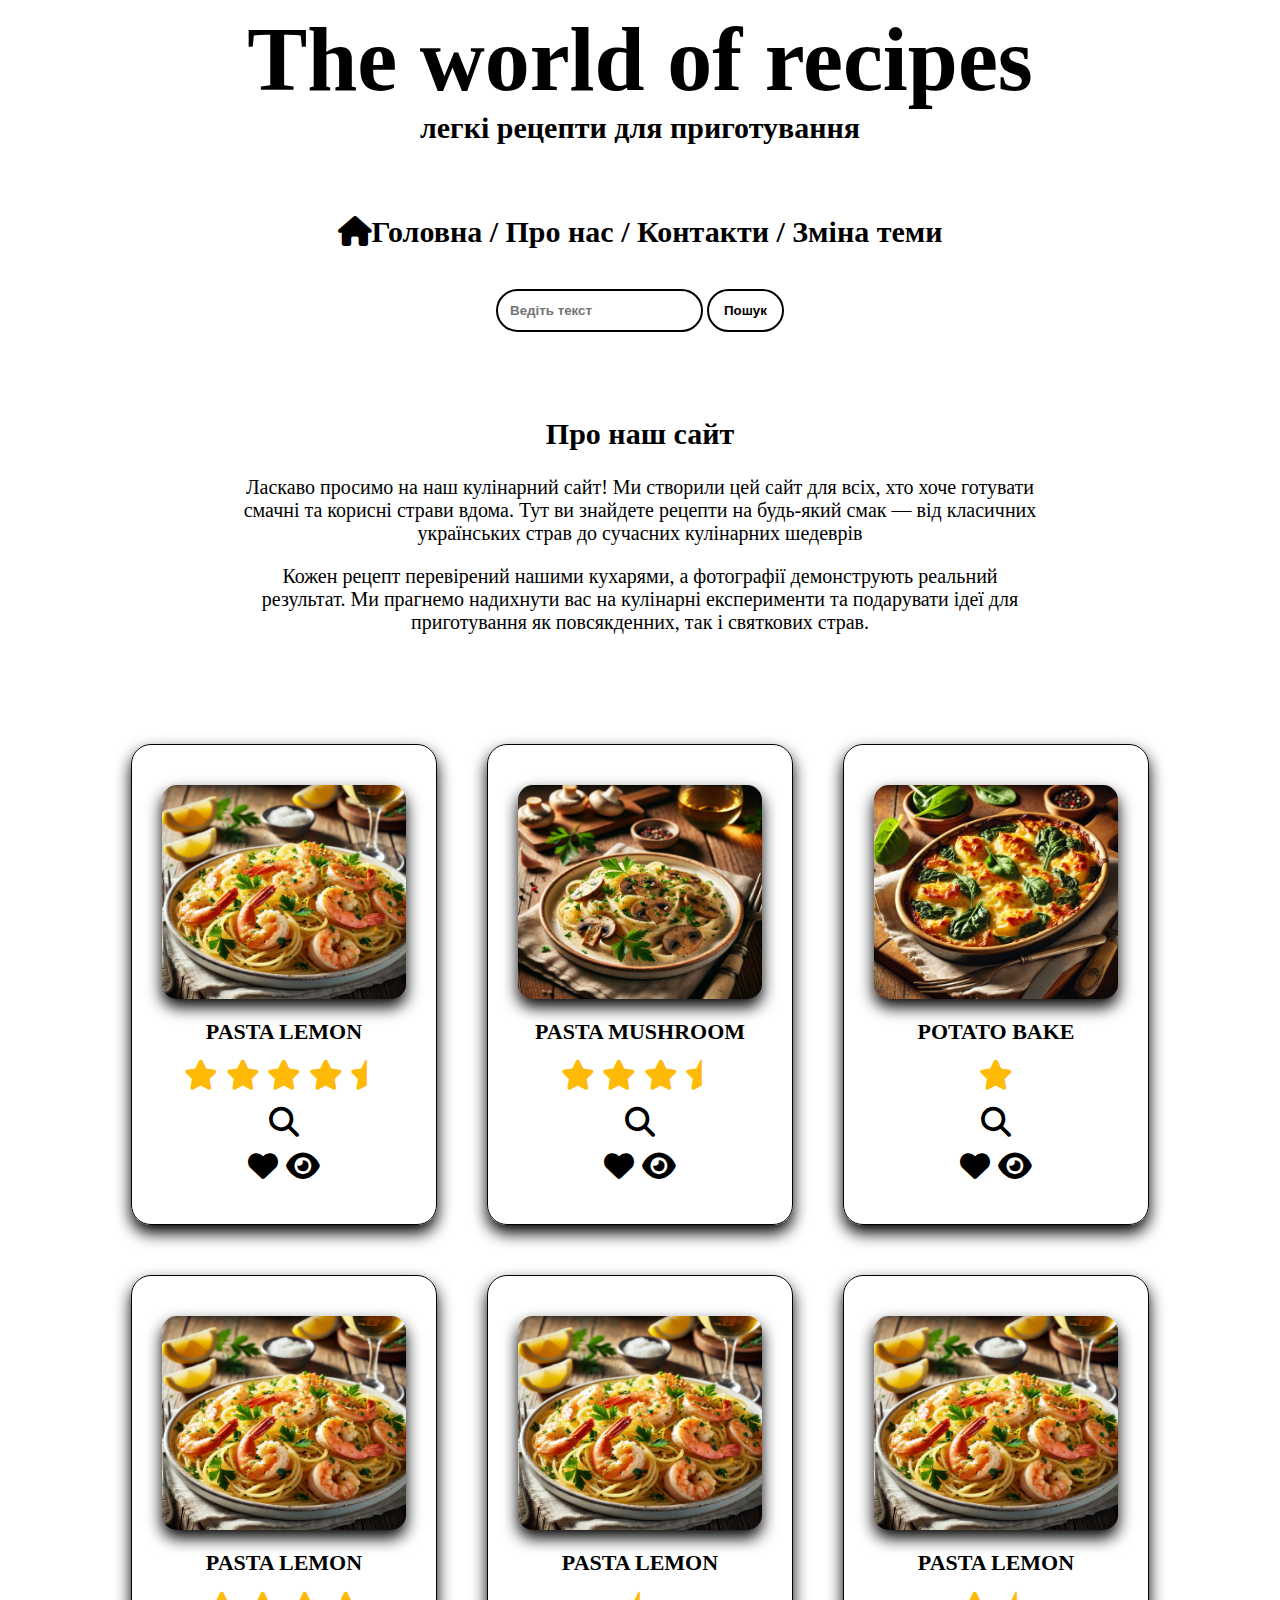
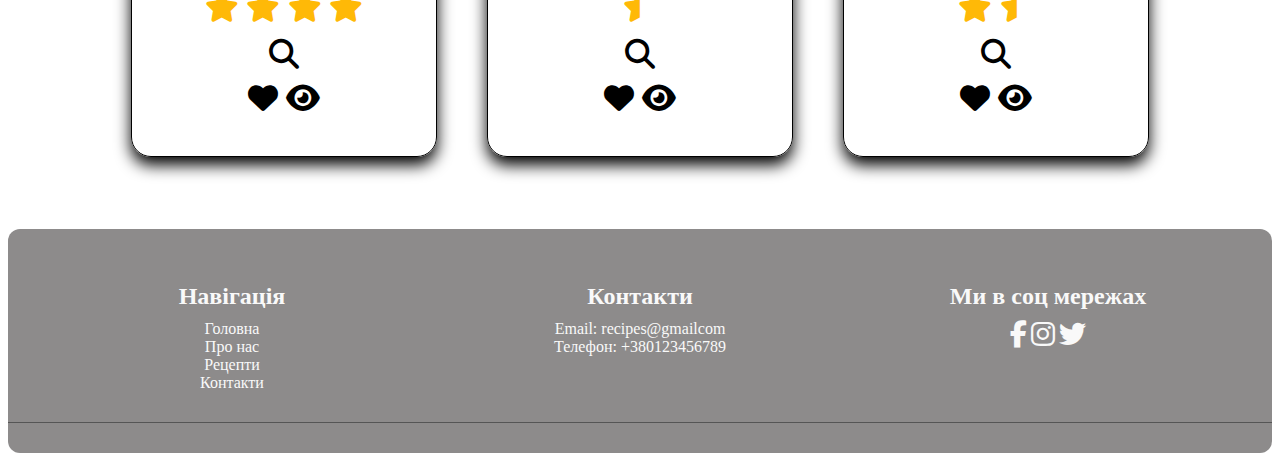
<file: index.html>
<!DOCTYPE html>
<html lang="en">
<head>
  <meta charset="UTF-8">
  <meta name="viewport" content="width=device-width, initial-scale=1.0">
  <link rel="stylesheet" href="style.css"> 

  <link href="https://cdnjs.cloudflare.com/ajax/libs/font-awesome/6.7.1/css/all.min.css" rel="stylesheet">
  <title>Document</title>
  <!-- Google tag (gtag.js) -->
<script async src="https://www.googletagmanager.com/gtag/js?id=G-C7T5XWVMVV"></script>
<script>
  window.dataLayer = window.dataLayer || [];
  function gtag(){dataLayer.push(arguments);}
  gtag('js', new Date());

  gtag('config', 'G-C7T5XWVMVV');
</script>
</head>
<body>

  <div  class="head"> 
          <h1 class="h1">The world of recipes</h1>
          <p class="p">легкі рецепти для приготування</p>
   </div>
  
   
<header>
  <nav class="header">
    
          <a class="home_btn" href="home"><span><i class="fa-solid fa-house"></i></span>Головна</a>
          <span>/</span>
          <a href="/index1.html">Про нас</a>
          <span>/</span>
          <a href="#">Контакти</a>
          <span>/</span>
          <a href="#">Зміна теми</a>
    </nav>
</header>

<div class="button">
  <input type="text" placeholder="Ведіть текст">
  <button class="btn">Пошук</button>
</div>

<section class="about-section">
  <div class="about-content">
    <h2>Про наш сайт</h2>
    <p>
      Ласкаво просимо на наш кулінарний сайт! Ми створили цей сайт для всіх, хто хоче готувати смачні та корисні страви вдома. Тут ви знайдете рецепти на будь-який смак — від класичних українських страв до сучасних кулінарних шедеврів    </p>
    <p>
      Кожен рецепт перевірений нашими кухарями, а фотографії демонструють реальний результат. Ми прагнемо надихнути вас на кулінарні експерименти та подарувати ідеї для приготування як повсякденних, так і святкових страв.
    </p>
  </div>
</section>
  

    <!--кардки-->
<div class='container-cards'>
  <div class="card" data-id="lemon">
        <img class="card-img" src="pasta_lemon.webp" alt="" />
        <h1 class="card-text">PASTA LEMON</h1>
        <div class="icons">
          <i class="fa-solid fa-star"></i>
          <i class="fa-solid fa-star"></i>
          <i class="fa-solid fa-star"></i>
          <i class="fa-solid fa-star"></i>
          <i class="fa-sharp-duotone fa-solid fa-star-half"></i>
  </div>

  <div class="fa-search">
    <i class="fas fa-search"></i>
  </div>
  <div class="other-icons">
    <span class="like"><i class="fa-sharp-duotone fa-solid fa-heart"></i></span>
     <i class="fa-solid fa-eye"></i>
</div>
  </div>
  
  <div class="card" data-id="mushroom">
    <img class="card-img" src="pasta_mushroom.webp" alt="" />
    <h1 class="card-text">PASTA MUSHROOM</h1>
    <div class="icons">
      <i class="fa-solid fa-star"></i>
      <i class="fa-solid fa-star"></i>
      <i class="fa-solid fa-star"></i>
      <i class="fa-sharp-duotone fa-solid fa-star-half"></i>
    </div>
    <div class="fa-search">
      <i class="fas fa-search"></i>
    </div>
    <div class="other-icons">
      <span class="like"><i class="fa-sharp-duotone fa-solid fa-heart"></i></span>
       <i class="fa-solid fa-eye"></i>
  </div>
</div>

<div class="card" data-id="potato">
  <img class="card-img" src="potato_bake.webp" alt="" />
  <h1 class="card-text">POTATO BAKE</h1>
  <div class="icons">
      <i class="fa-solid fa-star"></i> 
  </div>
  <div class="fa-search">
    <i class="fas fa-search"></i>
  </div>
  <div class="other-icons">
    <span class="like"><i class="fa-sharp-duotone fa-solid fa-heart"></i></span>
     <i class="fa-solid fa-eye"></i>
</div>
</div>

<div class="card" data-id="pasta">
  <img class="card-img" src="pasta_lemon.webp" alt="" />
  <h1 class="card-text">PASTA LEMON</h1>
  <div class="icons">
    <i class="fa-solid fa-star"></i>
    <i class="fa-solid fa-star"></i>
    <i class="fa-solid fa-star"></i>
    <i class="fa-solid fa-star"></i>
  </div>
  <div class="fa-search">
    <i class="fas fa-search"></i>
  </div>
  <div class="other-icons">
    <span class="like"><i class="fa-sharp-duotone fa-solid fa-heart"></i></span>
     <i class="fa-solid fa-eye"></i>
</div>

</div>

<div class="card" data-id="borch">
  <img class="card-img" src="pasta_lemon.webp" alt="" />
  <h1 class="card-text">PASTA LEMON</h1>
  <div class="icons">
    <i class="fa-sharp-duotone fa-solid fa-star-half"></i>
  </div>

    <div class="fa-search">
     <i class="fas fa-search"></i>
</div>
<div class="other-icons">
  <span class="like"><i class="fa-sharp-duotone fa-solid fa-heart"></i></span>
   <i class="fa-solid fa-eye"></i>
</div>

</div>


<div class="card" data-id="dumplings">
    <img class="card-img" src="pasta_lemon.webp" alt="" />
     <h1 class="card-text">PASTA LEMON</h1>
  <div class="icons">
    <i class="fa-solid fa-star"></i>
    <i class="fa-sharp-duotone fa-solid fa-star-half"></i>
  </div>

    <div class="fa-search">
      <i class="fas fa-search"></i>
    </div>
    <div class="other-icons">
      <span class="like"><i class="fa-sharp-duotone fa-solid fa-heart"></i></span>
       <i class="fa-solid fa-eye"></i>
  </div>

</div>
</div>
   




<footer class="footer">
  <div class="footer-container">
    

    <div class="footer-section">
      <h3>Навігація</h3>
      <ul>
        <li><a href="#">Головна</a></li>
        <li><a href="#">Про нас</a></li>
        <li><a href="#">Рецепти</a></li>
        <li><a href="#">Контакти</a></li>
      </ul>
    </div>
    <div class="footer-section">
      <h3>Контакти</h3>
      <p>Email:  recipes@gmailcom</p>
      <p>Телефон: +380123456789</p>
    </div>
    <div class="footer-section">
      <h3>Ми в соц мережах</h3>
      <div class="social-icons">
        <a href="#"><i class="fab fa-facebook-f"></i></a>
        <a href="#"><i class="fab fa-instagram"></i></a>
        <a href="#"><i class="fab fa-twitter"></i></a>
      </div>
    </div>
  </div>
  <div class="footer-bottom">
  </div>
</footer>
<script src="/script.js"></script>
</body>
</html>
</file>
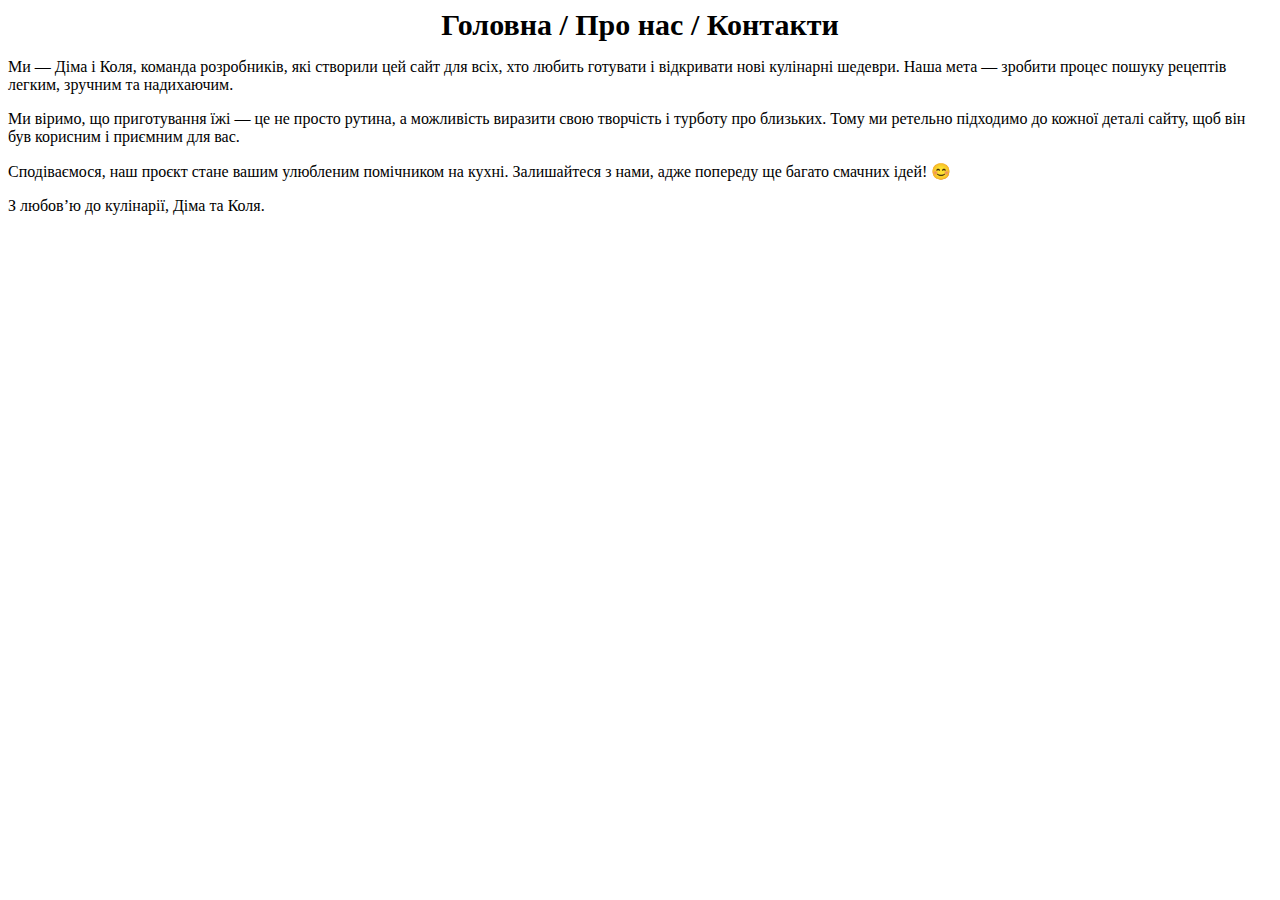
<file: index1.html>
<!DOCTYPE html>
<html lang="en">
<head>
    <meta charset="UTF-8">
    <meta name="viewport" content="width=device-width, initial-scale=1.0">
    <link rel="stylesheet" href="style.css">
    <title>Про нас</title>
</head>
<header>
  <nav class="header">
          <a class="text-link" href="/index.html">Головна</a>
          <span>/</span>
          <a class="text-link" href="/index1.html">Про нас</a>
          <span>/</span>
          <a class="text-link" href="#">Контакти</a>
    </nav>
</header>
<body>
    
      
      <p class="we">Ми — Діма і Коля, команда розробників, які створили цей сайт для всіх, хто любить готувати і відкривати нові кулінарні шедеври. Наша мета — зробити процес пошуку рецептів легким, зручним та надихаючим.</p>

        <p class="we">Ми віримо, що приготування їжі — це не просто рутина, а можливість виразити свою творчість і турботу про близьких. Тому ми ретельно підходимо до кожної деталі сайту, щоб він був корисним і приємним для вас.</p>
        
        <p class="we">Сподіваємося, наш проєкт стане вашим улюбленим помічником на кухні. Залишайтеся з нами, адже попереду ще багато смачних ідей! 😊</p>
        
       <p class="we"> З любов’ю до кулінарії,
        Діма та Коля.</p>
</body>
</html>
</file>
<file: style.css>
.head{
    font-weight:bold;
    text-align:center;
}

.h1{
    font-size:90px;
    margin:0;
}

.p{
    font-size:30px;
    margin:0;
    margin-bottom:70px;
}


header{
    display:flex;
    align-items: center;
    justify-content: center;
    flex-wrap: wrap;
}

nav{
    gap:29px;
    margin:0 auto;
    font-size:30px;
    font-weight: bold;
}

nav a{
    text-decoration:none;
    color:black;
    transition: all 0.3s ease; /* Плавный переход */
}

nav a :hover{
    text-decoration:underline;
}
.button{
    margin-top:40px;
    text-align: center;
    
}

input{
    border-radius:40px;
    padding:12px;
    font-weight: 700;
    border:2px solid black;
}

button{
    background-color:white;
    color:black;
    border:2px solid black;
    border-radius:59px;
    padding:12px 15px;
    font-weight:bold;
}

.btn:hover{
    background-color:rgb(193, 207, 207);
    box-shadow:0px 4px 4px 0px black;
}

.about-section{
  padding: 40px 20px; /* Відступи */
  font-size:20px;
  text-align: center; /* Вирівнювання тексту */
  border-radius: 10px; /* Закруглені кути */ 
  margin: 20px auto; /* Центрування секції */
  max-width: 800px; /* Максимальна ширина секції */
}
  
.header :hover{
    font-size:29px;
}

.line{
    margin-top:29px;
    border:2px solid black;
}

.container-cards{
    gap:50px;
    margin-top:50px;
    display: flex;
    align-items: center;
    justify-content: center;
    flex-wrap: wrap;
    margin-bottom: 72px;
}

.card-img{
    border-radius:15px;
    box-shadow:0 8px 16px rgba(0,0,0,1);
    background:rgb(243,241,241);
    width: 244px;
    height: 214px;
}


.card-text{
    color: #000;
    font-size: 22px;
    font-weight:bold;
    line-height: 27px;
    text-align: center;
}

.card{
    box-shadow:0 8px 16px rgba(0,0,0,1);
     border:1px solid black;
     padding:40px 30px 30px;
     border-radius:20px;
}

  .icons {
    text-align: center;
    font-size:30px;
    color:rgb(255, 185, 7);
  } 

  .fa-search{
    text-align: center;
    font-size:30px;
    margin-top:7px;
  }

  .fa-search :hover{
    font-size:31px;
    color: #555;
  }

  .other-icons{
    transition: color 0.3s;
    text-align: center;
    font-size:30px;
    margin:10px 
  }

  .like:hover{
    color:rgb(245, 47, 47)
    
  }

  .footer {
    background-color: #8d8b8b;
    color: #f9f9f9;
    padding: 20px 0;
    text-align: center;
    border-radius:12px;
  }

  .footer-container {
    display: flex;
    flex-wrap: wrap;
    justify-content: space-around;
    padding: 0 20px;
  }
  .footer-section {
    flex: 1;
    margin: 10px 20px;
  }

  .footer-section h3 {
    font-size: 1.5rem;
    margin-bottom: 10px;
  }

.footer-section p, .footer-section ul, .footer-section li {
  margin:0;
  padding:0;
  list-style: none;
  font-size: 1.0rem;
}

.footer-section ul li a {
    color: #f9f9f9;
    text-decoration: none;
    transition: color 0.3s;
  }

  .social-icons {
    gap: 10px;
  }
  
  .social-icons a {
    color: #f9f9f9;
    font-size: 1.7rem;
    transition: color 0.3s;
  }

  .social-icons a:hover {
    color: #f39c12;
  }

  .footer-bottom {
    margin-top:20px;
    border-top: 1px solid #555;
    padding-top: 10px;
  }
</file>
